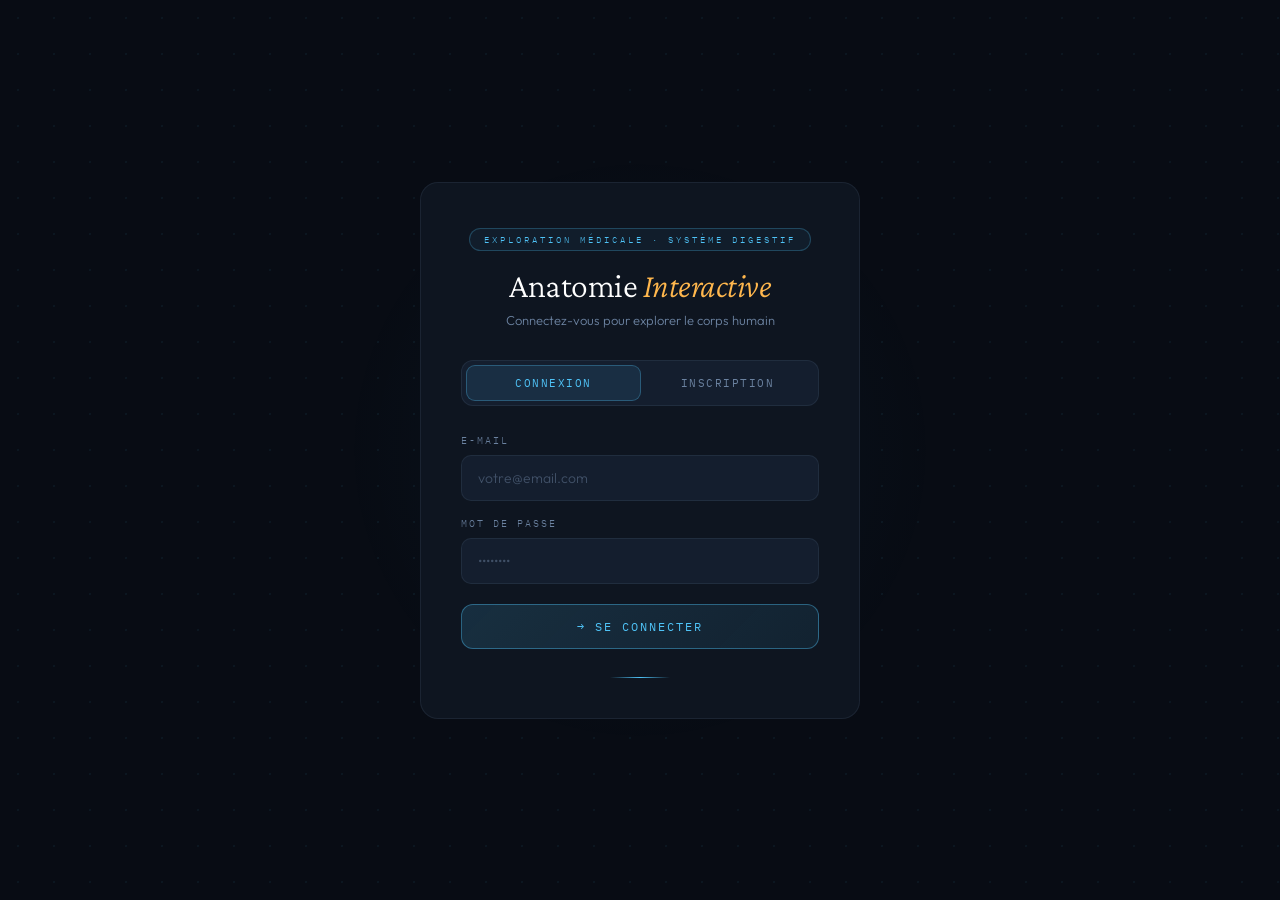
<file: index.html>
<!DOCTYPE html>
<html lang="fr">
<head>
  <meta charset="UTF-8"/>
  <meta name="viewport" content="width=device-width, initial-scale=1.0"/>
  <title>Anatomie Interactive — Système Digestif</title>

  <link href="https://fonts.googleapis.com/css2?family=Crimson+Pro:ital,wght@0,300;0,400;0,600;1,400&family=IBM+Plex+Mono:wght@400;500&family=Outfit:wght@300;400;500;600&display=swap" rel="stylesheet">

  <link rel="stylesheet" href="style.css"/>
  
</head>
<body>

  <!-- AUTH : chargé en premier pour rediriger si non connecté -->
  <script src="auth.js"></script>
  <script>const _session = requireAuth();</script>

  <!-- Barre utilisateur -->
  <div class="barre-user" id="barre-user">
    <div class="user-info">Connecté en tant que <span id="user-prenom"></span></div>
    <button class="btn-logout" onclick="logout()">⎋ Déconnexion</button>
  </div>

  <!-- TOOLTIP : la petite bulle qui apparaît au survol d'un pin -->
  <div id="tooltip"></div>

  <header>
    <span class="tag">Exploration Médicale · Système Digestif</span>
    <h1>Anatomie <em>Interactive</em></h1>
    <p class="sous-titre">Cliquez sur un organe pour explorer son anatomie, ses fonctions et ses pathologies</p>
    <div class="ligne-header"></div>
  </header>
    <!-- ───  clonne gauche   ─── -->

  <div class="grille-principale">

    <!-- ───  le corps  ─── -->
    <div class="panneau-corps">

      <span class="etiquette-panneau">// Corps humain — Système digestif</span>

      <div class="conteneur-corps" id="conteneur-corps">
        <img
          class="photo-corps"
          src="images/corps.png"
          alt="Système digestif humain"
          id="photo-corps"
        />
      </div>

      <!-- Boutons de sélection rapide  -->
      <div class="selection-rapide">
        <h4>// Sélection rapide des organes</h4>
        <div class="grille-boutons" id="grille-boutons">
          
        </div>
      </div>

    </div>

    <!-- ─── COLONNE DROITE -->
    <div class="colonne-info">

      <!-- Message d'accueil -->
      <div class="message-accueil" id="message-accueil">
        <div class="icone-accueil">⚕</div>
        <h3>Explorez le corps humain</h3>
        <p>
          Sélectionnez un organe sur le schéma ou utilisez les boutons
          de sélection rapide pour afficher sa fiche détaillée.
        </p>
      </div>

      <!-- Carte de l'organe  -->
      <div class="carte-organe" id="carte-organe"></div>

    </div>
    <!-- fin colonne droite -->

  </div>

  <script src="main.js"></script>
  <script>
    // Affiche le prénom de l'utilisateur connecté
    const s = getSession();
    if (s) document.getElementById('user-prenom').textContent = s.prenom;
  </script>

</body>
</html>
</file>
<file: style.css>
/* === VARIABLES === */
:root {
  --fond:       #080c14;
  --panneau:    #0e1520;
  --panneau2:   #141e2e;
  --bordure:    rgba(180, 210, 255, 0.08);
  --accent:     #4fc3f7;
  --chaud:      #ffb74d;
  --texte:      #dce6f5;
  --discret:    #6b82a0;
  --arrondi:    18px;
}

/* === RESET === */
* { margin: 0; padding: 0; box-sizing: border-box; }

body {
  background-color: var(--fond);
  color: var(--texte);
  font-family: 'Outfit', sans-serif;
  font-weight: 300;
  min-height: 100vh;
  overflow-x: hidden;
}

/* === HEADER === */
header { text-align: center; padding: 50px 24px 28px; }
/*  "Exploration Médicale · Système Digestife" */
header .tag {
  display: inline-block;
  font-family: 'IBM Plex Mono', monospace;
  font-size: 10px;
  letter-spacing: 3px;
  text-transform: uppercase;
  color: var(--accent);
  border: 1px solid rgba(247, 110, 79, 0.3);
  padding: 5px 14px;
  border-radius: 100px;
  margin-bottom: 18px;
  background: rgba(79, 195, 247, 0.05);
}
/* Titre Anatomie Interactive */
header h1 {
  font-family: 'Crimson Pro', serif;
  font-size: clamp(32px, 6vw, 62px);
  font-weight: 300;
  color: white;
  letter-spacing: -1px;
}
/* Interactive en jaune  */
header h1 em { font-style: italic; color: var(--chaud); }

header .sous-titre { margin-top: 14px; color: var(--discret); font-size: 14px; }

.ligne-header {
  width: 60px;
  height: 1px;
  background: linear-gradient(90deg, transparent, var(--accent), transparent);
  margin: 22px auto 0;
}

/* === MISE EN PAGE 2 COLONNES === */
.grille-principale {
  display: grid;
  grid-template-columns: 1fr 570px;
  gap: 28px;
  max-width: 1340px;
  margin: 28px auto 80px;
  padding: 0 24px;
}

@media (max-width: 1000px) {
  .grille-principale { grid-template-columns: 1fr; }
}

/* === PANNEAU CORPS (GAUCHE) === */
.panneau-corps {
  background: var(--panneau);
  border: 1px solid var(--bordure);
  border-radius: var(--arrondi);
  min-height: 680px;
  display: flex;
  flex-direction: column;
  align-items: center;
  overflow: hidden;
  position: relative;
}
/* "// Corps humain Système digestif */
.etiquette-panneau {
  font-family: 'IBM Plex Mono', monospace;
  font-size: 9px;
  letter-spacing: 3px;
  text-transform: uppercase;
  color: var(--discret);
  padding: 18px 24px 0;
  align-self: flex-start;
}

/* === PHOTO DU CORPS + PINS === */
.conteneur-corps {
  position: relative;
  width: 100%;
  max-width: 300px;
  margin: 16px auto 24px;
}
/* La photo du corps */
.photo-corps {
  width: 100%;
  height: auto;
  display: block;
  border-radius: 12px;
  opacity: 0.55;
}
/* ── Les points   sur le corps ── */
.pin-organe {
  position: absolute;
  cursor: pointer;
  z-index: 10;
  transform: translate(-50%, -50%);
}

.pin-organe .pin-cercle {
  width: 15px;
  height: 15px;
  border-radius: 50%;
  border: 1.5px solid rgba(255,255,255,0.25);
  background: rgba(255,255,255,0.06);
  display: flex;
  align-items: center;
  justify-content: center;
  transition: all 0.3s ease;
}

.pin-organe .pin-point {
  width: 9px;
  height: 9px;
  border-radius: 50%;
}
/*clignotage du pin */
.pin-organe::before {
  content: '';
  position: absolute;
  top: 50%; left: 50%;
  transform: translate(-50%, -50%);
  width: 34px; height: 34px;
  border-radius: 50%;
  border: 1.5px solid;
  animation: pulsation 1s ease-out infinite;
  pointer-events: none;
}

@keyframes pulsation {
  0%   { width: 34px; height: 34px; opacity: 0.6; }
  100% { width: 58px; height: 58px; opacity: 0; }
}
/* pour Quand on survole ou qu'un pin est actif  */
.pin-organe:hover .pin-cercle,
.pin-organe.actif  .pin-cercle {
  transform: scale(1.4);
  border-color: rgba(255,255,255,0.6);
  background: rgba(255,255,255,0.12);
}

.pin-organe .pin-etiquette {
  position: absolute;
  top: -32px;
  left: 50%;
  transform: translateX(-50%);
  background: rgba(8, 12, 20, 0.9);
  border: 1px solid rgba(255,255,255,0.15);
  color: var(--texte);
  font-family: 'IBM Plex Mono', monospace;
  font-size: 10px;
  white-space: nowrap;
  padding: 4px 9px;
  border-radius: 6px;
  pointer-events: none;
  opacity: 0;
  transition: opacity 0.2s ease;
}
/* L'étiquette devient visible au survol ou quand actif */
.pin-organe:hover .pin-etiquette,
.pin-organe.actif  .pin-etiquette { opacity: 1; }

/* === BOUTONS SÉLECTION RAPIDE === */
.selection-rapide { width: 100%; padding: 0 20px 20px; }

.selection-rapide h4 {
  font-family: 'IBM Plex Mono', monospace;
  font-size: 9px;
  letter-spacing: 3px;
  text-transform: uppercase;
  color: var(--discret);
  margin-bottom: 12px;
}
/* Grille 3 colonnes pour les boutons */
.grille-boutons {
  display: grid;
  grid-template-columns: repeat(3, 1fr);
  gap: 8px;
}

.btn-rapide {
  background: rgba(220, 230, 245, 0.04);
  border: 1px solid var(--bordure);
  border-radius: 10px;
  padding: 9px 8px;
  cursor: pointer;
  transition: all 0.2s ease;
  display: flex;
  align-items: center;
  gap: 7px;
  color: var(--discret);
  font-size: 11.5px;
  font-family: 'Outfit', sans-serif;
  text-align: left;
}
/* Le petit point de couleur dans le bouton */
.btn-rapide .point-couleur {
  width: 7px; height: 7px;
  border-radius: 50%;
  flex-shrink: 0;
}

.btn-rapide:hover,
.btn-rapide.actif {
  background: rgba(79, 195, 247, 0.07);
  border-color: rgba(79, 195, 247, 0.3);
  color: var(--accent);
}

.btn-rapide.actif { border-color: var(--accent); }

/* === COLONNE INFO  === */
.colonne-info {
  display: flex;
  flex-direction: column;
  gap: 18px;
  position: sticky;/* reste visible quand on scroll la page */
  top: 24px;
}
/* Quand le JS ajoute la classe "cache", on le masque */
.message-accueil.cache { display: none; }

/* === CARTE ORGANE === */
.carte-organe {
  background: var(--panneau);
  border: 1px solid var(--bordure);
  border-radius: var(--arrondi);
  overflow: hidden;
  display: none;
}

.carte-organe.visible { display: block; }
/* ── Zone image en haut de la carte ── */
.zone-image {
  position: relative;
  height: 289px;
  background: #050810;
  overflow: hidden;
}/* La photo de l'organe */

.zone-image img {
  width: 100%;
  height: 100%;
  object-fit: cover;
  object-position: center;
  display: block;
}

.badge-gauche,
.badge-droite {
  position: absolute;
  top: 14px;
  font-family: 'IBM Plex Mono', monospace;
  font-size: 9px;
  letter-spacing: 2px;
  text-transform: uppercase;
  padding: 5px 11px;
  border-radius: 100px;
  backdrop-filter: blur(10px);
}

.badge-gauche {
  left: 14px;
  background: rgba(5, 8, 16, 0.75);
  border: 1px solid rgba(255,255,255,0.12);
  color: var(--discret);
}

.badge-droite {
  right: 14px;
  background: rgba(79, 195, 247, 0.1);
  border: 1px solid rgba(63, 112, 135, 0.3);
  color: var(--accent);
}

.corps-carte { padding: 24px 24px 28px; }

.corps-carte h2 {
  font-family: 'Crimson Pro', serif;
  font-size: 32px;
  font-weight: 400;
  color: white;
  line-height: 1;
  margin-bottom: 4px;
}

.nom-latin {
  font-family: 'Crimson Pro', serif;
  font-style: italic;
  font-size: 14px;
  color: var(--chaud);
  margin-bottom: 18px;
  opacity: 0.8;
}

.titre-section {
  display: flex;
  align-items: center;
  gap: 10px;
  font-family: 'IBM Plex Mono', monospace;
  font-size: 9px;
  letter-spacing: 3px;
  text-transform: uppercase;
  color: var(--accent);
  margin: 20px 0 10px;
}
/* Titres de section (Description, Données clés,Fonctions principales ET Pathologies associées.) */
.titre-section::after {
  content: '';
  flex: 1;
  height: 1px;
  background: var(--bordure);
}

.texte-description { font-size: 13.5px; color: #8a9fc0; line-height: 1.75; }

.grille-stats {
  display: grid;
  grid-template-columns: repeat(2, 1fr);
  gap: 10px;
}

.boite-stat {
  background: var(--panneau2);
  border: 1px solid var(--bordure);
  border-radius: 12px;
  padding: 14px;
}

.stat-valeur {
  font-family: 'Crimson Pro', serif;
  font-size: 22px;
  font-weight: 600;
  line-height: 1;
}

.stat-label { font-size: 11px; color: var(--discret); margin-top: 4px; font-weight: 300; }

.liste-fonctions { list-style: none; }

.liste-fonctions li {
  font-size: 13px;
  color: #8a9fc0;
  padding: 7px 0;
  border-bottom: 1px solid var(--bordure);
  display: flex;
  align-items: flex-start;
  gap: 10px;
  line-height: 1.5;
}

.liste-fonctions li:last-child { border-bottom: none; }

.liste-fonctions li::before {
  content: '↳';
  color: var(--chaud);
  flex-shrink: 0;
  font-size: 11px;
  margin-top: 2px;
}

.groupe-patho { display: flex; flex-wrap: wrap; gap: 7px; }

.pastille-patho {
  background: rgba(239, 83, 80, 0.07);
  border: 1px solid rgba(239, 83, 80, 0.2);
  color: #ef9a9a;
  font-size: 11px;
  padding: 5px 12px;
  border-radius: 100px;
}

/* === TOOLTIP === */
#tooltip {
  position: fixed;
  display: none;
  background: rgba(8, 12, 20, 0.92);
  border: 1px solid rgba(79, 195, 247, 0.35);
  color: var(--accent);
  font-family: 'IBM Plex Mono', monospace;
  font-size: 11px;
  padding: 6px 13px;
  border-radius: 8px;
  pointer-events: none;
  z-index: 9000;
  white-space: nowrap;
}

/* === SCROLLBAR === */
::-webkit-scrollbar { width: 6px; }
::-webkit-scrollbar-track { background: var(--fond); }
::-webkit-scrollbar-thumb { background: rgba(79,195,247,0.2); border-radius: 3px; }
::-webkit-scrollbar-thumb:hover { background: rgba(79,195,247,0.4); }







    /* ── Barre utilisateur AUTHntification ── */
    .barre-user {
      display: flex;
      align-items: center;
      justify-content: flex-end;
      gap: 14px;
      padding: 14px 28px;
      border-bottom: 1px solid rgba(180,210,255,0.06);
      background: rgba(8,12,20,0.6);
      backdrop-filter: blur(8px);
      position: sticky;
      top: 0;
      z-index: 100;
    }
    .barre-user .user-info {
      font-family: 'IBM Plex Mono', monospace;
      font-size: 11px;
      color: var(--discret);
      letter-spacing: 1px;
    }
    .barre-user .user-info span {
      color: var(--accent);
      font-weight: 500;
    }
    .barre-user .btn-logout {
      background: rgba(239,83,80,0.07);
      border: 1px solid rgba(239,83,80,0.2);
      color: #ef9a9a;
      font-family: 'IBM Plex Mono', monospace;
      font-size: 10px;
      letter-spacing: 1.5px;
      text-transform: uppercase;
      padding: 7px 16px;
      border-radius: 100px;
      cursor: pointer;
      transition: all 0.2s ease;
    }
    .barre-user .btn-logout:hover {
      background: rgba(239,83,80,0.14);
      border-color: rgba(239,83,80,0.45);
    }
</file>
<file: login.css>
:root {
      --fond:     #080c14;
      --panneau:  #0e1520;
      --panneau2: #141e2e;
      --bordure:  rgba(180, 210, 255, 0.08);
      --accent:   #4fc3f7;
      --chaud:    #ffb74d;
      --texte:    #dce6f5;
      --discret:  #6b82a0;
      --rouge:    #ef9a9a;
      --arrondi:  18px;
    }

    * { margin: 0; padding: 0; box-sizing: border-box; }

    body {
      background-color: var(--fond);
      color: var(--texte);
      font-family: 'Outfit', sans-serif;
      font-weight: 300;
      min-height: 100vh;
      display: flex;
      align-items: center;
      justify-content: center;
      overflow: hidden;
      position: relative;
    }

    /* ── Fond animé avec points ── */
    .bg-dots {
      position: fixed;
      inset: 0;
      background-image: radial-gradient(circle, rgba(79,195,247,0.06) 1px, transparent 1px);
      background-size: 36px 36px;
      pointer-events: none;
      z-index: 0;
    }

    .bg-glow {
      position: fixed;
      width: 600px;
      height: 600px;
      border-radius: 50%;
      background: radial-gradient(circle, rgba(79,195,247,0.05) 0%, transparent 70%);
      top: 50%;
      left: 50%;
      transform: translate(-50%, -50%);
      pointer-events: none;
      z-index: 0;
    }

    /* ── Carte centrale ── */
    .carte-auth {
      position: relative;
      z-index: 1;
      background: var(--panneau);
      border: 1px solid var(--bordure);
      border-radius: var(--arrondi);
      width: 100%;
      max-width: 440px;
      padding: 44px 40px 40px;
      margin: 24px;
    }

    /* ── Logo / titre ── */
    .logo-top {
      text-align: center;
      margin-bottom: 32px;
    }

    .logo-top .tag {
      display: inline-block;
      font-family: 'IBM Plex Mono', monospace;
      font-size: 9px;
      letter-spacing: 3px;
      text-transform: uppercase;
      color: var(--accent);
      border: 1px solid rgba(79,195,247,0.25);
      padding: 5px 14px;
      border-radius: 100px;
      margin-bottom: 16px;
      background: rgba(79,195,247,0.05);
    }

    .logo-top h1 {
      font-family: 'Crimson Pro', serif;
      font-size: 34px;
      font-weight: 300;
      color: white;
      letter-spacing: -0.5px;
    }

    .logo-top h1 em {
      font-style: italic;
      color: var(--chaud);
    }

    .logo-top p {
      margin-top: 8px;
      color: var(--discret);
      font-size: 13px;
    }

    /* ── Onglets Connexion / Inscription ── */
    .onglets {
      display: flex;
      background: var(--panneau2);
      border: 1px solid var(--bordure);
      border-radius: 12px;
      padding: 4px;
      margin-bottom: 28px;
    }

    .onglet-btn {
      flex: 1;
      background: none;
      border: none;
      color: var(--discret);
      font-family: 'IBM Plex Mono', monospace;
      font-size: 11px;
      letter-spacing: 1.5px;
      text-transform: uppercase;
      padding: 10px;
      border-radius: 9px;
      cursor: pointer;
      transition: all 0.2s ease;
    }

    .onglet-btn.actif {
      background: rgba(79,195,247,0.1);
      border: 1px solid rgba(79,195,247,0.3);
      color: var(--accent);
    }

    /* ── Formulaires ── */
    .form-section { display: none; }
    .form-section.visible { display: block; }

    .champ {
      margin-bottom: 16px;
    }

    .champ label {
      display: block;
      font-family: 'IBM Plex Mono', monospace;
      font-size: 10px;
      letter-spacing: 2px;
      text-transform: uppercase;
      color: var(--discret);
      margin-bottom: 8px;
    }

    .champ input {
      width: 100%;
      background: var(--panneau2);
      border: 1px solid var(--bordure);
      border-radius: 10px;
      padding: 13px 16px;
      color: var(--texte);
      font-family: 'Outfit', sans-serif;
      font-size: 14px;
      font-weight: 300;
      outline: none;
      transition: border-color 0.2s ease, box-shadow 0.2s ease;
    }

    .champ input::placeholder { color: rgba(107,130,160,0.5); }

    .champ input:focus {
      border-color: rgba(79,195,247,0.4);
      box-shadow: 0 0 0 3px rgba(79,195,247,0.06);
    }

    /* ── Message d'erreur / succès ── */
    .message-retour {
      display: none;
      font-size: 12.5px;
      padding: 10px 14px;
      border-radius: 9px;
      margin-bottom: 16px;
      font-family: 'IBM Plex Mono', monospace;
      letter-spacing: 0.5px;
    }

    .message-retour.erreur {
      display: block;
      background: rgba(239,83,80,0.07);
      border: 1px solid rgba(239,83,80,0.2);
      color: var(--rouge);
    }

    /* ── Bouton principal ── */
    .btn-principal {
      width: 100%;
      background: linear-gradient(135deg, rgba(79,195,247,0.15), rgba(79,195,247,0.08));
      border: 1px solid rgba(79,195,247,0.4);
      border-radius: 12px;
      padding: 14px;
      color: var(--accent);
      font-family: 'IBM Plex Mono', monospace;
      font-size: 12px;
      letter-spacing: 2px;
      text-transform: uppercase;
      cursor: pointer;
      transition: all 0.25s ease;
      margin-top: 4px;
    }

    .btn-principal:hover {
      background: linear-gradient(135deg, rgba(79,195,247,0.22), rgba(79,195,247,0.12));
      border-color: var(--accent);
      box-shadow: 0 0 20px rgba(79,195,247,0.12);
      transform: translateY(-1px);
    }

    .btn-principal:active { transform: translateY(0); }

    /* ── Séparateur bas ── */
    .divider {
      width: 60px;
      height: 1px;
      background: linear-gradient(90deg, transparent, var(--accent), transparent);
      margin: 28px auto 0;
    }

    /* ── Scrollbar ── */
    ::-webkit-scrollbar { width: 6px; }
    ::-webkit-scrollbar-track { background: var(--fond); }
    ::-webkit-scrollbar-thumb { background: rgba(79,195,247,0.2); border-radius: 3px; }
</file>
